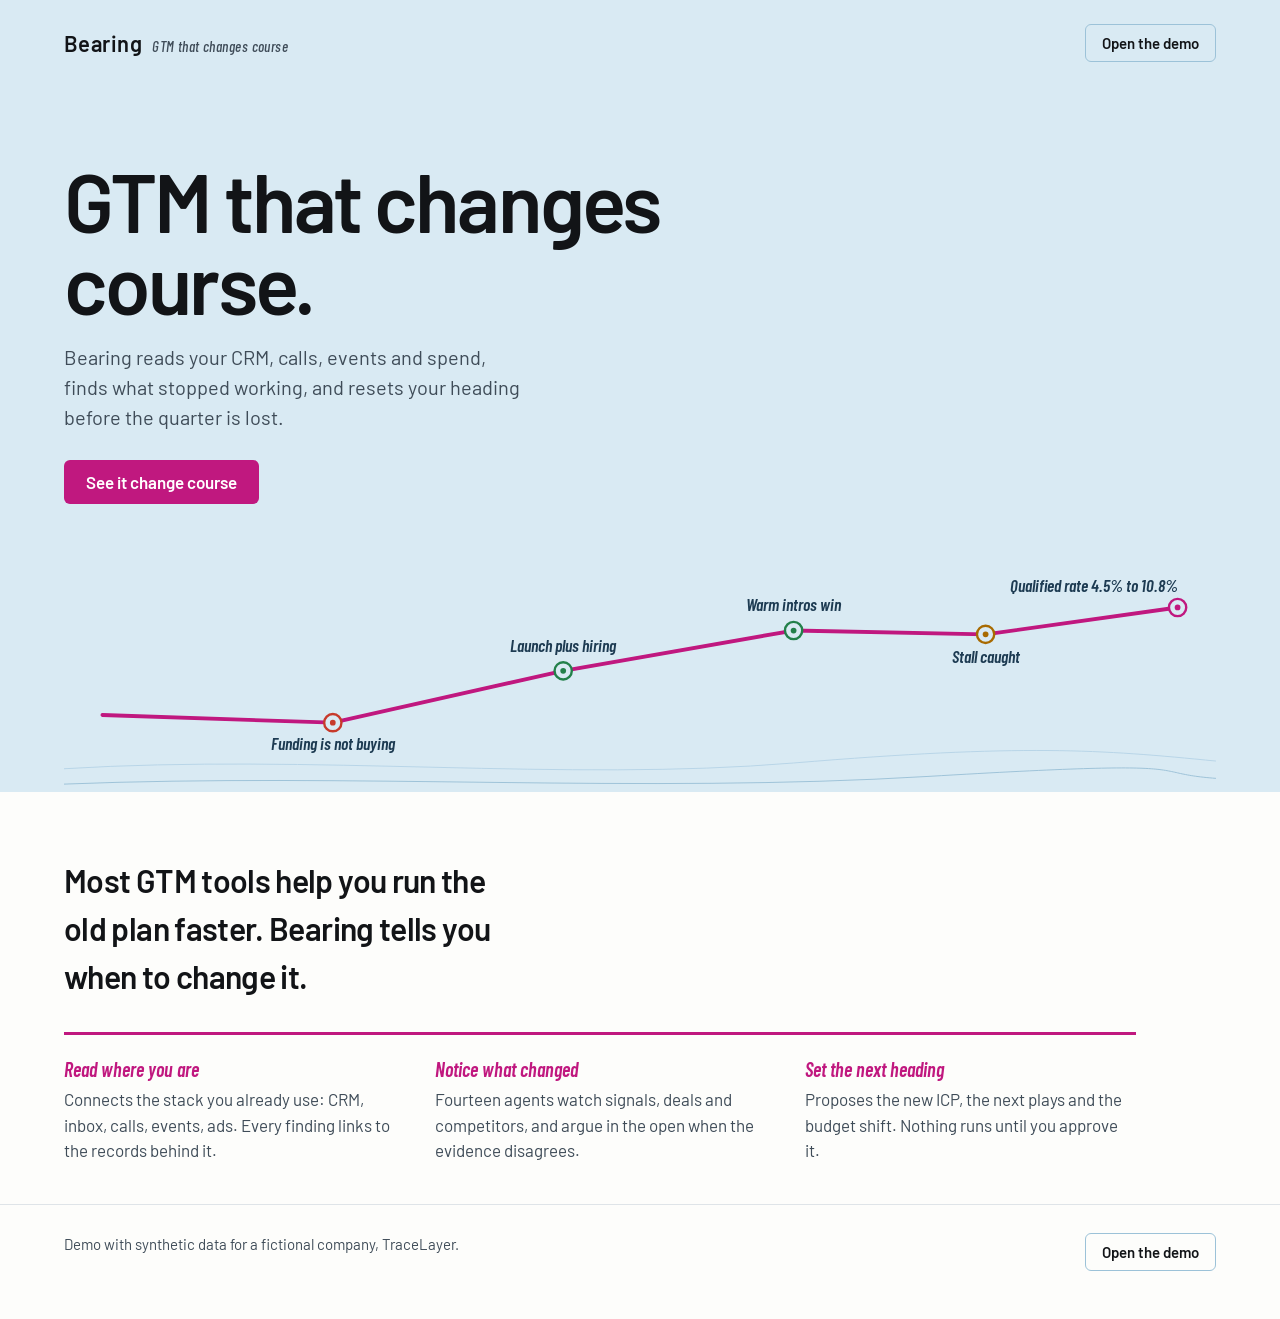
<file: one/index.html>
<!doctype html>
<html lang="en"><head><meta charset="utf-8"><meta name="viewport" content="width=device-width,initial-scale=1">
<title>Bearing</title>
<link rel="stylesheet" href="https://fonts.googleapis.com/css2?family=Barlow:wght@400;500;600&family=Barlow+Condensed:ital,wght@1,500;1,600&display=swap">
<style>
:root{--land:#ece2c4;--paper:#fdfdfb;--water:#d9eaf3;--contour:#9cc2d8;--ink:#121417;--muted:#3f4c58;--course:#c0187f;--good:#23804a;--bad:#c73a2b;--warn:#a86a00;--ease:cubic-bezier(.23,1,.32,1)}
*{box-sizing:border-box;margin:0}
body{font:17px/1.5 'Barlow',system-ui,sans-serif;color:var(--ink);background:var(--paper)}
::selection{background:#f6c6e2}
.sea{background:var(--water);min-height:88vh;display:grid;grid-template-rows:auto 1fr auto;padding:24px max(24px,5vw) 0;overflow:hidden}
header{display:flex;justify-content:space-between;align-items:center}
.brand{font-weight:600;font-size:22px;letter-spacing:.02em}
.brand small{font:italic 500 15px 'Barlow Condensed';color:var(--muted);margin-left:10px}
.btn{display:inline-block;font:600 17px 'Barlow';padding:12px 22px;border-radius:6px;background:var(--course);color:#fff;text-decoration:none;transition:transform 140ms var(--ease),background-color 150ms}
.btn:hover{background:#a5136c}.btn:active{transform:scale(.97)}
.btn:focus-visible{outline:2px solid var(--ink);outline-offset:3px}
.ghost{background:transparent;color:var(--ink);border:1px solid var(--contour);padding:9px 16px;font-size:15px}
.ghost:hover{background:#cfe3ee}
.hero{align-self:center;max-width:760px;padding:40px 0 10px}
h1{font-size:clamp(44px,6.4vw,88px);line-height:1;letter-spacing:-.035em;font-weight:600}
.hero p{font-size:20px;color:var(--muted);margin:18px 0 28px;max-width:42ch}
svg{display:block;width:100%;height:auto}
.nm{font:italic 600 18px 'Barlow Condensed';fill:#1d3b52}
#course{stroke-dasharray:1800;stroke-dashoffset:1800;animation:plot 2.4s var(--ease) .3s forwards}
.fx{opacity:0;animation:show .4s var(--ease) forwards}
@keyframes plot{to{stroke-dashoffset:0}}@keyframes show{to{opacity:1}}
.how{padding:64px max(24px,5vw) 40px;max-width:1200px}
.how h2{font-size:32px;letter-spacing:-.02em;font-weight:600;max-width:24ch}
.steps{display:grid;grid-template-columns:repeat(3,1fr);gap:40px;margin-top:32px;border-top:3px solid var(--course);padding-top:22px}
.steps b{display:block;font:italic 600 20px 'Barlow Condensed';color:var(--course)}
.steps p{color:var(--muted);margin-top:6px;max-width:34ch}
footer{padding:28px max(24px,5vw) 48px;color:var(--muted);font-size:15px;display:flex;justify-content:space-between;gap:16px;flex-wrap:wrap;border-top:1px solid #dfe4e8}
@media(max-width:760px){.steps{grid-template-columns:1fr;gap:20px}.hero p{font-size:18px}}
@media(prefers-reduced-motion:reduce){#course{animation:none;stroke-dashoffset:0}.fx{animation:none;opacity:1}}
</style></head><body>
<section class="sea">
  <header><span class="brand">Bearing<small>GTM that changes course</small></span><a class="btn ghost" href="app.html">Open the demo</a></header>
  <div class="hero">
    <h1>GTM that changes course.</h1>
    <p>Bearing reads your CRM, calls, events and spend, finds what stopped working, and resets your heading before the quarter is lost.</p>
    <a class="btn" href="app.html">See it change course</a>
  </div>
  <svg viewBox="0 0 1200 230" aria-hidden="true">
    <path d="M0 206 C 260 190, 520 220, 760 200 S 1080 186, 1200 198" fill="none" stroke="#b7d5e7"/>
    <path d="M0 222 C 300 210, 600 232, 900 214 S 1120 210, 1200 216" fill="none" stroke="#9cc2d8"/>
    <polyline id="course" points="40,150 280,158 520,104 760,62 960,66 1160,38" fill="none" stroke="#c0187f" stroke-width="4" stroke-linejoin="round" stroke-linecap="round"/>
    <g class="fx" style="animation-delay:.9s"><circle cx="280" cy="158" r="9" fill="#d9eaf3" stroke="#c73a2b" stroke-width="2.5"/><circle cx="280" cy="158" r="3" fill="#c73a2b"/><text class="nm" x="280" y="186" text-anchor="middle">Funding is not buying</text></g>
    <g class="fx" style="animation-delay:1.4s"><circle cx="520" cy="104" r="9" fill="#d9eaf3" stroke="#23804a" stroke-width="2.5"/><circle cx="520" cy="104" r="3" fill="#23804a"/><text class="nm" x="520" y="84" text-anchor="middle">Launch plus hiring</text></g>
    <g class="fx" style="animation-delay:1.8s"><circle cx="760" cy="62" r="9" fill="#d9eaf3" stroke="#23804a" stroke-width="2.5"/><circle cx="760" cy="62" r="3" fill="#23804a"/><text class="nm" x="760" y="42" text-anchor="middle">Warm intros win</text></g>
    <g class="fx" style="animation-delay:2.1s"><circle cx="960" cy="66" r="9" fill="#d9eaf3" stroke="#a86a00" stroke-width="2.5"/><circle cx="960" cy="66" r="3" fill="#a86a00"/><text class="nm" x="960" y="96" text-anchor="middle">Stall caught</text></g>
    <g class="fx" style="animation-delay:2.5s"><circle cx="1160" cy="38" r="9" fill="#d9eaf3" stroke="#c0187f" stroke-width="2.5"/><circle cx="1160" cy="38" r="3" fill="#c0187f"/><text class="nm" x="1160" y="22" text-anchor="end">Qualified rate 4.5% to 10.8%</text></g>
  </svg>
</section>
<section class="how">
  <h2>Most GTM tools help you run the old plan faster. Bearing tells you when to change it.</h2>
  <div class="steps">
    <div><b>Read where you are</b><p>Connects the stack you already use: CRM, inbox, calls, events, ads. Every finding links to the records behind it.</p></div>
    <div><b>Notice what changed</b><p>Fourteen agents watch signals, deals and competitors, and argue in the open when the evidence disagrees.</p></div>
    <div><b>Set the next heading</b><p>Proposes the new ICP, the next plays and the budget shift. Nothing runs until you approve it.</p></div>
  </div>
</section>
<footer><span>Demo with synthetic data for a fictional company, TraceLayer.</span><a class="btn ghost" href="app.html">Open the demo</a></footer>
</body></html>
</file>
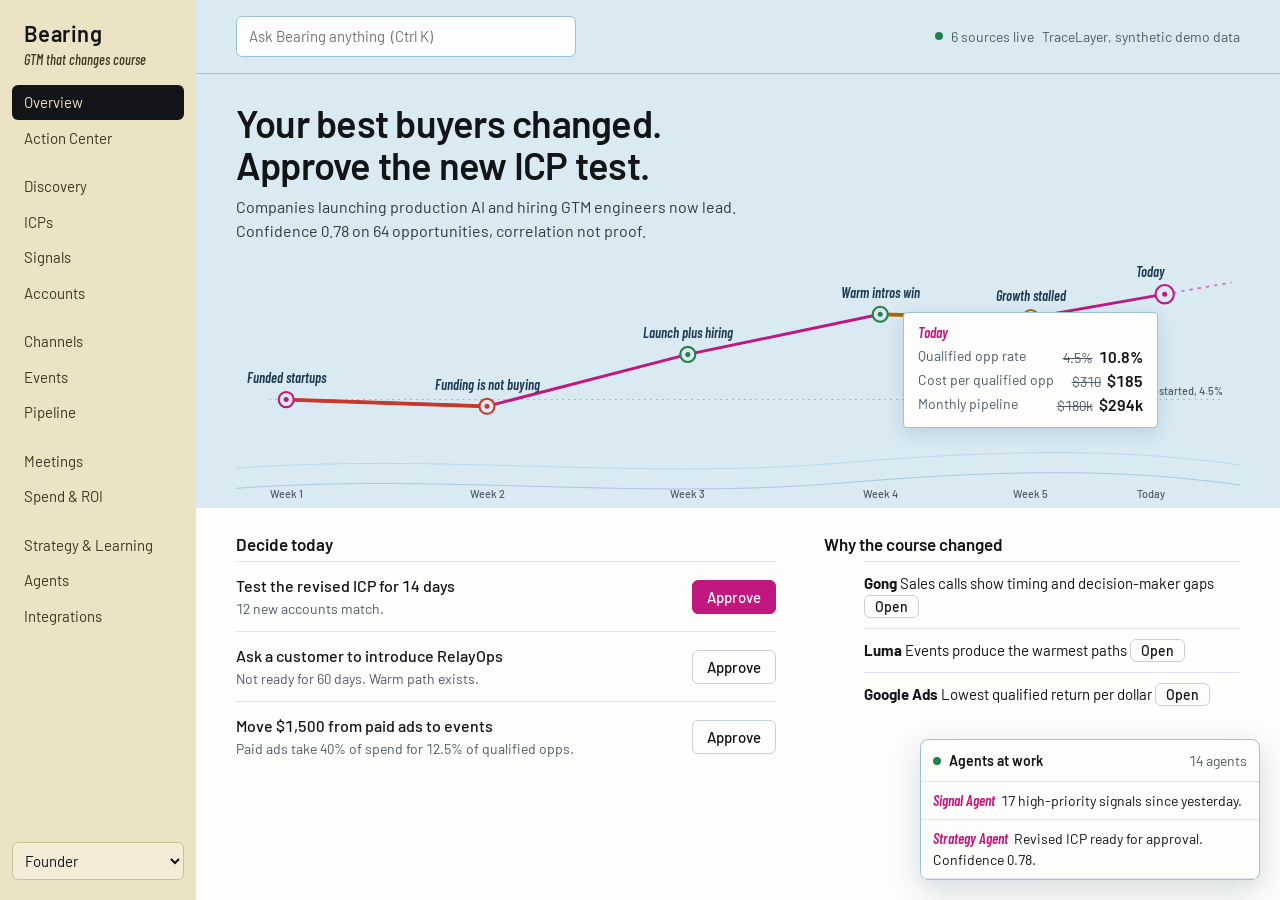
<file: one/app.html>
<!doctype html>
<html lang="en"><head><meta charset="utf-8"><meta name="viewport" content="width=device-width,initial-scale=1">
<title>Bearing</title>
<link rel="stylesheet" href="https://fonts.googleapis.com/css2?family=Barlow:wght@400;500;600&family=Barlow+Condensed:ital,wght@1,500;1,600&display=swap">
<style>
/* World: a navigator's chart. Land (buff) rail, chart-water fields, magenta plotted course, black soundings for figures, fix marks at each course change. */
:root{
  --land:#ece2c4; --land-ink:#3d3622; --paper:#fdfdfb; --water:#d9eaf3; --water-deep:#b7d5e7; --contour:#9cc2d8;
  --ink:#121417; --muted:#4f5b66; --course:#c0187f; --fix-good:#23804a; --fix-bad:#c73a2b; --warn:#a86a00; --rule:#dfe4e8;
  --ui:'Barlow',system-ui,sans-serif; --chart:'Barlow Condensed','Barlow',sans-serif; --ease:cubic-bezier(.23,1,.32,1);
}
*{box-sizing:border-box;margin:0}
body{min-height:100vh;font:16px/1.5 var(--ui);color:var(--ink);background:var(--paper);display:grid;grid-template-columns:196px minmax(0,1fr);font-variant-numeric:tabular-nums}
::selection{background:#f6c6e2;color:var(--ink)}
html{scrollbar-color:#c3ccd5 transparent}
nav{background:var(--land);color:var(--land-ink);padding:20px 12px;display:flex;flex-direction:column;gap:1px;font-size:15px;position:sticky;top:0;height:100vh;overflow:auto}
nav .brand{font:600 22px var(--ui);color:var(--ink);padding:0 12px 4px;letter-spacing:.02em}
nav .brand + small{font:italic 500 14px var(--chart);color:var(--land-ink);padding:0 12px 16px}
nav button{all:unset;padding:6px 12px;border-radius:6px;cursor:pointer;transition:background-color 150ms var(--ease)}
nav button:hover{background:#e2d6b2}
nav button[aria-current]{background:var(--ink);color:var(--land)}
nav button:focus-visible{outline:2px solid var(--course);outline-offset:2px}
nav .gap{height:12px}
nav select{margin-top:auto;font:inherit;padding:8px;border-radius:6px;border:1px solid #cdbf98;background:#f4ecd6;color:var(--ink);cursor:pointer}
main{min-width:0;position:relative}
.bar{display:flex;justify-content:space-between;align-items:center;gap:16px;padding:16px 40px;background:var(--water);border-bottom:1px solid var(--contour)}
.bar input{width:340px;max-width:100%;font:inherit;font-size:15px;padding:8px 12px;border:1px solid var(--contour);border-radius:6px;background:var(--paper);caret-color:var(--course)}
.bar input:focus-visible,.btn:focus-visible,select:focus-visible{outline:2px solid var(--course);outline-offset:2px}
.sync{font-size:14px;color:var(--muted);display:flex;align-items:center;gap:8px}
.live{width:8px;height:8px;border-radius:50%;background:var(--fix-good);box-shadow:0 0 0 0 rgba(35,128,74,.5);animation:ping 2s infinite}
@keyframes ping{70%{box-shadow:0 0 0 8px rgba(35,128,74,0)}100%{box-shadow:0 0 0 0 rgba(35,128,74,0)}}
#view{transition:opacity 200ms var(--ease),transform 200ms var(--ease)}
#view.out{opacity:0;transform:translateY(6px)}
.page{padding:28px 40px 120px;max-width:1200px}
.page h1,h1{font-size:34px;line-height:1.12;font-weight:600;letter-spacing:-.02em;text-wrap:balance}
.lede{color:var(--muted);margin:8px 0 24px;max-width:66ch}
.grid2{display:grid;grid-template-columns:1.3fr 1fr;gap:44px}
h2{font-size:17px;font-weight:600;margin-bottom:4px}
.muted{color:var(--muted)}
.tbl{width:100%;border-collapse:collapse;font-size:15px}
.tbl th{text-align:left;font-weight:500;color:var(--muted);padding:9px 10px;border-bottom:1px solid var(--rule);cursor:pointer;user-select:none}
.tbl td{padding:11px 10px;border-bottom:1px solid var(--rule);vertical-align:top}
.tbl tr{transition:background-color 400ms var(--ease)}
.tbl tbody tr:hover{background:#f6f9fb}
.btn{font:500 15px var(--ui);padding:7px 14px;border-radius:6px;border:1px solid #c9d1d8;background:var(--paper);color:var(--ink);cursor:pointer;white-space:nowrap;transition:transform 140ms var(--ease),background-color 150ms var(--ease)}
.btn:hover{background:#f1f4f6}
.btn:active{transform:scale(.97)}
.btn.go{background:var(--course);border-color:var(--course);color:#fff}
.btn.go:hover{background:#a5136c}
.btn.ok{background:#e4f2ea;border-color:#b5dcc4;color:var(--fix-good)}
.tag{display:inline-block;font-size:13px;font-weight:500;padding:1px 8px;border-radius:4px;border:1px solid currentColor}
.tag.good{color:var(--fix-good)} .tag.bad{color:var(--fix-bad)} .tag.warn{color:var(--warn)} .tag.info{color:#1d5f8a}
.fixmark{display:inline-block;width:14px;height:14px;border-radius:50%;border:2px solid var(--course);position:relative;vertical-align:-2px}
.fixmark::after{content:"";position:absolute;inset:3px;border-radius:50%;background:var(--course)}
.fixmark.good{border-color:var(--fix-good)}.fixmark.good::after{background:var(--fix-good)}
.fixmark.bad{border-color:var(--fix-bad)}.fixmark.bad::after{background:var(--fix-bad)}
.new{background:#fbe3f1 !important}
/* overview */
.sea{background:var(--water);position:relative;padding:8px 40px 8px;overflow:hidden}
#head{margin-top:20px;max-width:780px;transition:opacity 240ms var(--ease),filter 240ms var(--ease)}
#head.out,#read.out{opacity:0;filter:blur(4px)}
.ov h1{font-size:38px}
#sub{margin-top:8px;color:#2c3a46;max-width:62ch}
.plot{position:relative;margin-top:6px}
.plot svg{display:block;width:100%;height:auto;overflow:visible}
.plot .wk{font:500 13px var(--ui);fill:var(--muted)}
.plot .nm{font:italic 600 17px var(--chart);fill:#1d3b52}
#course{transition:stroke-dashoffset 800ms var(--ease)}
.fix{cursor:pointer}.fix .hit{fill:transparent}
.fix .ring{fill:var(--water);stroke-width:2.5;transition:r 160ms var(--ease)}
.fix:hover .ring,.fix.on .ring{r:11}
.fix:focus{outline:none}.fix:focus-visible .ring{stroke:var(--ink)}
.fix .nm{opacity:.45;transition:opacity 200ms var(--ease)}
.fix.on .nm,.fix.past .nm{opacity:1}
.ghost{stroke:var(--course);stroke-width:2;stroke-dasharray:4 6;fill:none;opacity:.6}
#read{position:absolute;background:var(--paper);border:1px solid var(--contour);border-radius:4px;padding:10px 14px;box-shadow:0 6px 18px rgba(29,59,82,.14);min-width:236px;transition:opacity 240ms var(--ease),filter 240ms var(--ease),left 500ms var(--ease),top 500ms var(--ease)}
#read div{display:flex;justify-content:space-between;gap:18px;font-size:14px;color:var(--muted)}
#read b{color:var(--ink);font-weight:600;font-size:16px}
#read s{color:var(--muted);font-weight:400;margin-right:6px;font-size:14px}
#read p{font:italic 600 15px var(--chart);color:var(--course);margin-bottom:4px}
.land{padding:24px 40px 120px;display:grid;grid-template-columns:1.3fr 1fr;gap:48px}
ul.rows{padding:0}
ul.rows li{list-style:none;display:flex;justify-content:space-between;align-items:center;gap:18px;padding:12px 0;border-top:1px solid var(--rule)}
ul.rows li span{font-weight:500}
ul.rows li em{display:block;font-style:normal;color:var(--muted);font-size:14px;font-weight:400}
ul.rows li.done span{color:var(--muted)}
ul.src li{list-style:none;font-size:15px;padding:10px 0;border-top:1px solid var(--rule)}
/* live log */
#log{position:fixed;right:20px;bottom:20px;width:340px;background:var(--paper);border:1px solid var(--contour);border-radius:8px;box-shadow:0 10px 30px rgba(29,59,82,.18);font-size:14px;z-index:5;transition:transform 260ms var(--ease)}
#log header{display:flex;align-items:center;gap:8px;padding:10px 12px;border-bottom:1px solid var(--rule);cursor:pointer;font-weight:600}
#log header span:last-child{margin-left:auto;color:var(--muted);font-weight:400}
#log ol{list-style:none;padding:0;max-height:220px;overflow:auto}
#log li{padding:8px 12px;border-bottom:1px solid var(--rule);animation:in 360ms var(--ease)}
#log li b{font:italic 600 15px var(--chart);margin-right:6px}
#log li.find b{color:var(--course)} #log li.warn b{color:var(--warn)} #log li.done b{color:var(--fix-good)}
#log.min ol{display:none}
@keyframes in{from{opacity:0;transform:translateY(-6px);filter:blur(3px)}}
#toast{position:fixed;bottom:24px;left:50%;transform:translate(-50%,16px);opacity:0;background:var(--ink);color:#fff;padding:10px 16px;border-radius:8px;font-size:15px;display:flex;gap:16px;transition:opacity 220ms var(--ease),transform 220ms var(--ease);pointer-events:none;z-index:6}
#toast.show{opacity:1;transform:translate(-50%,0);pointer-events:auto}
#toast button{all:unset;color:#f6a6d4;cursor:pointer;font-weight:600}
@media (max-width:900px){body{grid-template-columns:1fr}nav{position:static;height:auto;flex-direction:row;flex-wrap:wrap;gap:4px}nav .gap,nav select,nav small{display:none}.bar,.page,.sea,.land{padding-left:16px;padding-right:16px}.grid2,.land{grid-template-columns:1fr}#read{position:static;margin:8px 0}#log{left:16px;right:16px;width:auto}.ov h1{font-size:28px}}
@media (prefers-reduced-motion:reduce){*{transition:none!important;animation:none!important}}
</style></head><body>
<nav aria-label="Workspaces">
  <a class="brand" href="./" style="text-decoration:none">Bearing</a><small>GTM that changes course</small>
  <button data-v="overview">Overview</button><button data-v="actions">Action Center</button>
  <div class="gap"></div><button data-v="discovery">Discovery</button><button data-v="icps">ICPs</button><button data-v="signals">Signals</button><button data-v="accounts">Accounts</button>
  <div class="gap"></div><button data-v="channels">Channels</button><button data-v="events">Events</button><button data-v="pipeline">Pipeline</button>
  <div class="gap"></div><button data-v="revenue">Meetings</button><button data-v="spend">Spend &amp; ROI</button>
  <div class="gap"></div><button data-v="strategy">Strategy &amp; Learning</button><button data-v="agents">Agents</button><button data-v="integrations">Integrations</button>
  <select id="role" aria-label="Viewing as"><option>Founder</option><option>Head of GTM</option><option>SDR</option><option>Product</option></select>
</nav>
<main>
  <div class="bar"><input id="ask" placeholder="Ask Bearing anything  (Ctrl K)" aria-label="Ask Bearing"><span class="sync"><i class="live" aria-hidden="true"></i><span id="sync">6 sources live</span><span>TraceLayer, synthetic demo data</span></span></div>
  <div id="view"></div>
</main>
<aside id="log" aria-label="Agent activity"><header><i class="live" aria-hidden="true"></i><span>Agents at work</span><span id="logn">14 agents</span></header><ol id="logl" aria-live="polite"></ol></aside>
<div id="toast" role="status"><span id="tmsg"></span><button id="undo">Undo</button></div>
<script>
const ONE={views:{},view(id,v){this.views[id]=v}};window.ONE=ONE;
const $=id=>document.getElementById(id);
let timers=[],undoFn=null;
const ctx={
  toast(msg,undo){$('tmsg').textContent=msg;undoFn=undo||null;$('undo').hidden=!undo;const t=$('toast');t.classList.add('show');clearTimeout(t.t);t.t=setTimeout(()=>t.classList.remove('show'),3400)},
  feed(agent,text,kind){const li=document.createElement('li');li.className=kind||'find';li.innerHTML='<b>'+agent+'</b>'+text;$('logl').prepend(li);while($('logl').children.length>30)$('logl').lastChild.remove()},
  go(id){location.hash=id},
  every(ms,fn){timers.push(setInterval(fn,ms))}
};
$('undo').onclick=()=>{if(undoFn)undoFn();$('toast').classList.remove('show')};
$('log').querySelector('header').onclick=()=>$('log').classList.toggle('min');
function route(){
  const id=(location.hash.slice(1)||'overview');const v=ONE.views[id]||ONE.views.overview;
  timers.forEach(clearInterval);timers=[];
  document.querySelectorAll('nav button').forEach(b=>b.toggleAttribute('aria-current',b.dataset.v===(ONE.views[id]?id:'overview')));
  const el=$('view');el.classList.add('out');
  setTimeout(()=>{el.innerHTML='';const box=document.createElement('div');el.appendChild(box);v.render(box,ctx);el.classList.remove('out');document.title='Bearing, '+v.title;scrollTo(0,0)},150);
}
document.querySelectorAll('nav button').forEach(b=>b.onclick=()=>ctx.go(b.dataset.v));
addEventListener('hashchange',route);
addEventListener('keydown',e=>{if((e.ctrlKey||e.metaKey)&&e.key.toLowerCase()==='k'){e.preventDefault();$('ask').focus()}});
$('ask').onkeydown=e=>{if(e.key==='Enter'&&e.target.value.trim()){const q=e.target.value.toLowerCase();e.target.value='';
  const map=[['icp','icps'],['linkedin','channels'],['channel','channels'],['event','events'],['product','revenue'],['compet','signals'],['account','accounts'],['learn','strategy'],['agent','agents']];
  const hit=map.find(([k])=>q.includes(k));ctx.feed('Strategy Agent','Answered "'+q+'" with evidence from the '+(hit?hit[1]:'overview')+' workspace.','done');ctx.go(hit?hit[1]:'overview')}};
// global liveness: background agents keep working on every page
const BG=[['Signal Agent','RelayOps posted a second GTM engineer role.','find'],['Enrichment Agent','Merged 3 duplicate contacts from Luma and HubSpot.','done'],['Competitor Agent','Arize changed its pricing page toward enterprise.','warn'],['Revenue Agent','Call with Vellum Labs: Salesforce sync came up again.','warn'],['Discovery Agent','Found 2 accounts launching production agents this week.','find'],['Relationship Agent','New warm path to Kepler Ops via a dinner guest.','find'],['Evaluation Agent','Revised ICP test: day 6, qualified rate holding at 11.2%.','done'],['Market Agent','Search interest in agent evals up 18% month over month.','find'],['Event Agent','GTA 6 launched last week: drafted a gifting play for 12 tier A accounts.','find'],['Event Agent','Thanksgiving lunch: 9 local ICP founders likely free on Thursday.','find']];
let bi=0;setInterval(()=>{const [a,t,k]=BG[bi++%BG.length];ctx.feed(a,t,k)},4200);
const SY=['6 sources live','Syncing HubSpot','Syncing Gong','Syncing Luma','6 sources live'];let si=0;setInterval(()=>{$('sync').textContent=SY[si++%SY.length]},2600);
ctx.feed('Strategy Agent','Revised ICP ready for approval. Confidence 0.78.','find');ctx.feed('Signal Agent','17 high-priority signals since yesterday.','find');
// overview view
const W=[
 {x:60,y:180,rate:4.5,wk:'Week 1',nm:'Funded startups',kind:'start',title:'Start with recently funded AI startups.',sub:'Funded startups reply fastest, so discovery leans on funding signals.',r:[['Qualified opp rate',null,'4.5%'],['Cost per qualified opp',null,'$310'],['Monthly pipeline',null,'$180k']],todo:[['Contact 40 funded startups','Funding announced in the last 30 days.']],why:[['HubSpot','14% reply rate from funded startups']]},
 {x:300,y:188,rate:4.1,wk:'Week 2',nm:'Funding is not buying',kind:'bad',title:'Replies went up. Qualified deals did not.',sub:'Calls show the wrong timing and the wrong contact. Funding predicts replies, not purchases.',r:[['Qualified opp rate','4.5%','4.1%'],['Cost per qualified opp','$310','$334'],['Monthly pipeline','$180k','$172k']],todo:[['Cut funding-only priority','Funding correlates with replies, not qualified deals.'],['Find the real decision makers','Heads of Data sign at this size, not founders.']],why:[['Gong','38 calls mention timing or no budget owner'],['HubSpot','Replies up 31%, qualified opps down 9%']]},
 {x:540,y:126,rate:7.2,wk:'Week 3',nm:'Launch plus hiring',kind:'good',title:'Launching AI while hiring GTM engineers converts 2.4 times better.',sub:'Two weak signals together beat one strong one. Discovery now looks for both.',r:[['Qualified opp rate','4.5%','7.2%'],['Cost per qualified opp','$310','$248'],['Monthly pipeline','$180k','$231k']],todo:[['Add the combined signal to discovery','A product launch and GTM hiring in the same month.']],why:[['Signals','64 opportunities compared across both segments'],['LinkedIn Jobs','GTM engineer roles at 41 matched accounts']]},
 {x:770,y:78,rate:9.6,wk:'Week 4',nm:'Warm intros win',kind:'good',title:'Warm intros beat cold email for this segment.',sub:'One founders dinner opened 5 introduction paths. Intros book meetings at three times the cold rate.',r:[['Qualified opp rate','4.5%','9.6%'],['Cost per qualified opp','$310','$201'],['Monthly pipeline','$180k','$268k']],todo:[['Ask 5 dinner guests for introductions','AI Infrastructure Founders Dinner, 64 attendees.']],why:[['Luma','64 attendees, 21 already in the CRM'],['Gmail','19 intros this month, 6 before']]},
 {x:950,y:82,rate:9.4,wk:'Week 5',nm:'Growth stalled',kind:'stall',title:'Growth stalled for a week. Paid ads grew, qualified deals did not.',sub:'Spend on paid ads rose 30% while the qualified rate slipped from 9.6% to 9.4%. Bearing flagged it before the month closed.',r:[['Qualified opp rate','4.5%','9.4%'],['Cost per qualified opp','$310','$214'],['Monthly pipeline','$180k','$271k']],todo:[['Cap paid ads at last month level','Clicks come from tool shoppers, not ICP accounts.'],['Move the difference to dinners','Dinners book meetings at $300 per qualified opp, ads at $750.']],why:[['Google Ads','Spend up 30%, ICP clicks flat'],['HubSpot','Qualified rate 9.6% to 9.4%']]},
 {x:1110,y:54,rate:10.8,wk:'Today',nm:'Today',kind:'now',title:'Your best buyers changed. Approve the new ICP test.',sub:'Companies launching production AI and hiring GTM engineers now lead. Confidence 0.78 on 64 opportunities, correlation not proof.',r:[['Qualified opp rate','4.5%','10.8%'],['Cost per qualified opp','$310','$185'],['Monthly pipeline','$180k','$294k']],todo:[['Test the revised ICP for 14 days','12 new accounts match.'],['Ask a customer to introduce RelayOps','Not ready for 60 days. Warm path exists.'],['Move $1,500 from paid ads to events','Paid ads take 40% of spend for 12.5% of qualified opps.']],why:[['Gong','Sales calls show timing and decision-maker gaps'],['Luma','Events produce the warmest paths'],['Google Ads','Lowest qualified return per dollar']],go:['icps','accounts','channels']}
];
const done={};let cur=-1;
ONE.view('overview',{title:'Overview',render(el,c){
  el.className='ov';
  el.innerHTML=`<section class="sea"><header id="head"><h1 id="title"></h1><p id="sub"></p></header><div class="plot"><svg id="svg" viewBox="0 0 1200 300" role="group" aria-label="Course changes over 90 days. Arrow keys or click a fix."></svg><div id="read" aria-live="polite"></div></div></section>
  <section class="land"><div><h2 id="doh"></h2><ul class="rows" id="list"></ul></div><div><h2>Why the course changed</h2><ul class="src" id="why"></ul></div></section>`;
  const NS='http://www.w3.org/2000/svg',svg=$('svg');
  const mk=(t,a,p)=>{const e=document.createElementNS(NS,t);for(const k in a)e.setAttribute(k,a[k]);(p||svg).appendChild(e);return e};
  [[262,'#b7d5e7'],[286,'#9cc2d8']].forEach(([y,col])=>mk('path',{d:`M0 ${y} C 240 ${y-18}, 480 ${y+14}, 720 ${y-6} S 1080 ${y-20}, 1200 ${y-4}`,fill:'none',stroke:col,'stroke-width':1}));
  W.forEach(p=>{const t=mk('text',{x:p.x,y:298,'text-anchor':p.kind==='now'?'end':'middle',class:'wk'});t.textContent=p.wk});
  mk('line',{x1:40,y1:180,x2:1180,y2:180,stroke:'#7aa6c2','stroke-dasharray':'2 5','stroke-width':1});
  const bl=mk('text',{x:1180,y:174,'text-anchor':'end',class:'wk'});bl.textContent='Where you started, 4.5%';
  mk('path',{class:'ghost',d:'M1110 54 L 1190 40'});
  const course=mk('polyline',{id:'course',points:W.map(p=>p.x+','+p.y).join(' '),fill:'none',stroke:'#c0187f','stroke-width':3.5,'stroke-linejoin':'round','stroke-linecap':'round'});
  const downs=W.map((p,k)=>k&&p.y>W[k-1].y?mk('line',{x1:W[k-1].x,y1:W[k-1].y,x2:p.x,y2:p.y,stroke:p.kind==='stall'?'#a86a00':'#c73a2b','stroke-width':4.5,'stroke-linecap':'round',opacity:0,style:'transition:opacity 300ms'}):null);
  const L=course.getTotalLength();course.style.strokeDasharray=L;course.style.strokeDashoffset=L;
  const col={start:'#c0187f',bad:'#c73a2b',good:'#23804a',stall:'#a86a00',now:'#c0187f'};
  const fixes=W.map((p,i)=>{const g=mk('g',{class:'fix',tabindex:0,role:'button','aria-label':p.wk+', '+p.nm});
    mk('circle',{class:'hit',cx:p.x,cy:p.y,r:26},g);mk('circle',{class:'ring',cx:p.x,cy:p.y,r:9,stroke:col[p.kind]},g);mk('circle',{cx:p.x,cy:p.y,r:3,fill:col[p.kind]},g);
    const n=mk('text',{x:p.x,y:p.y-20,'text-anchor':p.kind==='now'?'end':'middle',class:'nm'},g);n.textContent=p.nm;
    g.onclick=()=>go(i);g.onkeydown=e=>{if(e.key==='Enter'||e.key===' '){e.preventDefault();go(i)}};return g});
  const seg=i=>{let l=0;for(let k=1;k<=i;k++)l+=Math.hypot(W[k].x-W[k-1].x,W[k].y-W[k-1].y);return l};
  function render(i){const p=W[i];$('title').textContent=p.title;$('sub').textContent=p.sub;
    $('read').innerHTML='<p>'+p.wk+'</p>'+p.r.map(([l,b,a])=>'<div>'+l+'<b>'+(b?'<s>'+b+'</s>':'')+a+'</b></div>').join('');
    const rd=$('read'),left=p.x/1200*100,top=p.y/300*100;
    if(innerWidth>900){rd.style.left=(p.x>700?`calc(${left}% - 262px)`:`calc(${left}% + 22px)`);rd.style.top=(p.y>150?`calc(${top}% - 150px)`:`calc(${top}% + 18px)`)}
    $('doh').textContent=p.kind==='now'?'Decide today':'What Bearing recommended in '+p.wk;
    $('list').innerHTML=p.todo.map(([a,b],k)=>{const id=i+'-'+k,d=done[id];return `<li class="${d?'done':''}"><span>${a}<em>${b}</em></span><button class="btn ${d?'ok':(k===0?'go':'')}" data-id="${id}">${d?'Approved':'Approve'}</button></li>`}).join('');
    $('why').innerHTML=p.why.map(([s,t],k)=>`<li><b>${s}</b> ${t}${p.go?` <button class="btn" style="padding:2px 10px;font-size:14px" data-go="${p.go[k]}">Open</button>`:''}</li>`).join('');}
  function go(i,instant){if(i===cur&&!instant)return;cur=i;course.style.strokeDashoffset=L-seg(i);
    fixes.forEach((g,k)=>{g.classList.toggle('on',k===i);g.classList.toggle('past',k<i)});
    downs.forEach((d,k)=>{if(d)d.setAttribute('opacity',k<=i?1:0)});
    if(instant){render(i);return}$('head').classList.add('out');$('read').classList.add('out');
    setTimeout(()=>{render(i);$('head').classList.remove('out');$('read').classList.remove('out')},180)}
  $('list').onclick=e=>{const b=e.target.closest('button');if(!b)return;const id=b.dataset.id;done[id]=!done[id];render(cur);
    if(done[id])c.feed('Strategy Agent','Approved: '+b.closest('li').querySelector('span').firstChild.textContent+'. Queued for the owner.','done');
    c.toast(done[id]?'Approved. Nothing is sent until the owner confirms.':'Approval removed.',()=>{done[id]=!done[id];render(cur)})};
  $('why').onclick=e=>{const b=e.target.closest('[data-go]');if(b)c.go(b.dataset.go)};
  el.onkeydown=null;c.every(10,()=>{});
  const kh=e=>{if(!document.body.contains(svg)){removeEventListener('keydown',kh);return}if(e.target.tagName==='INPUT')return;if(e.key==='ArrowLeft'&&cur>0)go(cur-1);if(e.key==='ArrowRight'&&cur<W.length-1)go(cur+1)};
  addEventListener('keydown',kh);
  cur=-1;course.getBoundingClientRect();requestAnimationFrame(()=>{go(0,true);setTimeout(()=>go(W.length-1),250)});
}});
</script>
<script src="views/actions.js"></script><script src="views/signals.js"></script><script src="views/agents.js"></script>
<script src="views/icps.js"></script><script src="views/accounts.js"></script><script src="views/discovery.js"></script>
<script src="views/channels.js"></script><script src="views/events.js"></script><script src="views/integrations.js"></script><script src="views/more.js"></script>
<script>route();</script>
</body></html>
</file>
